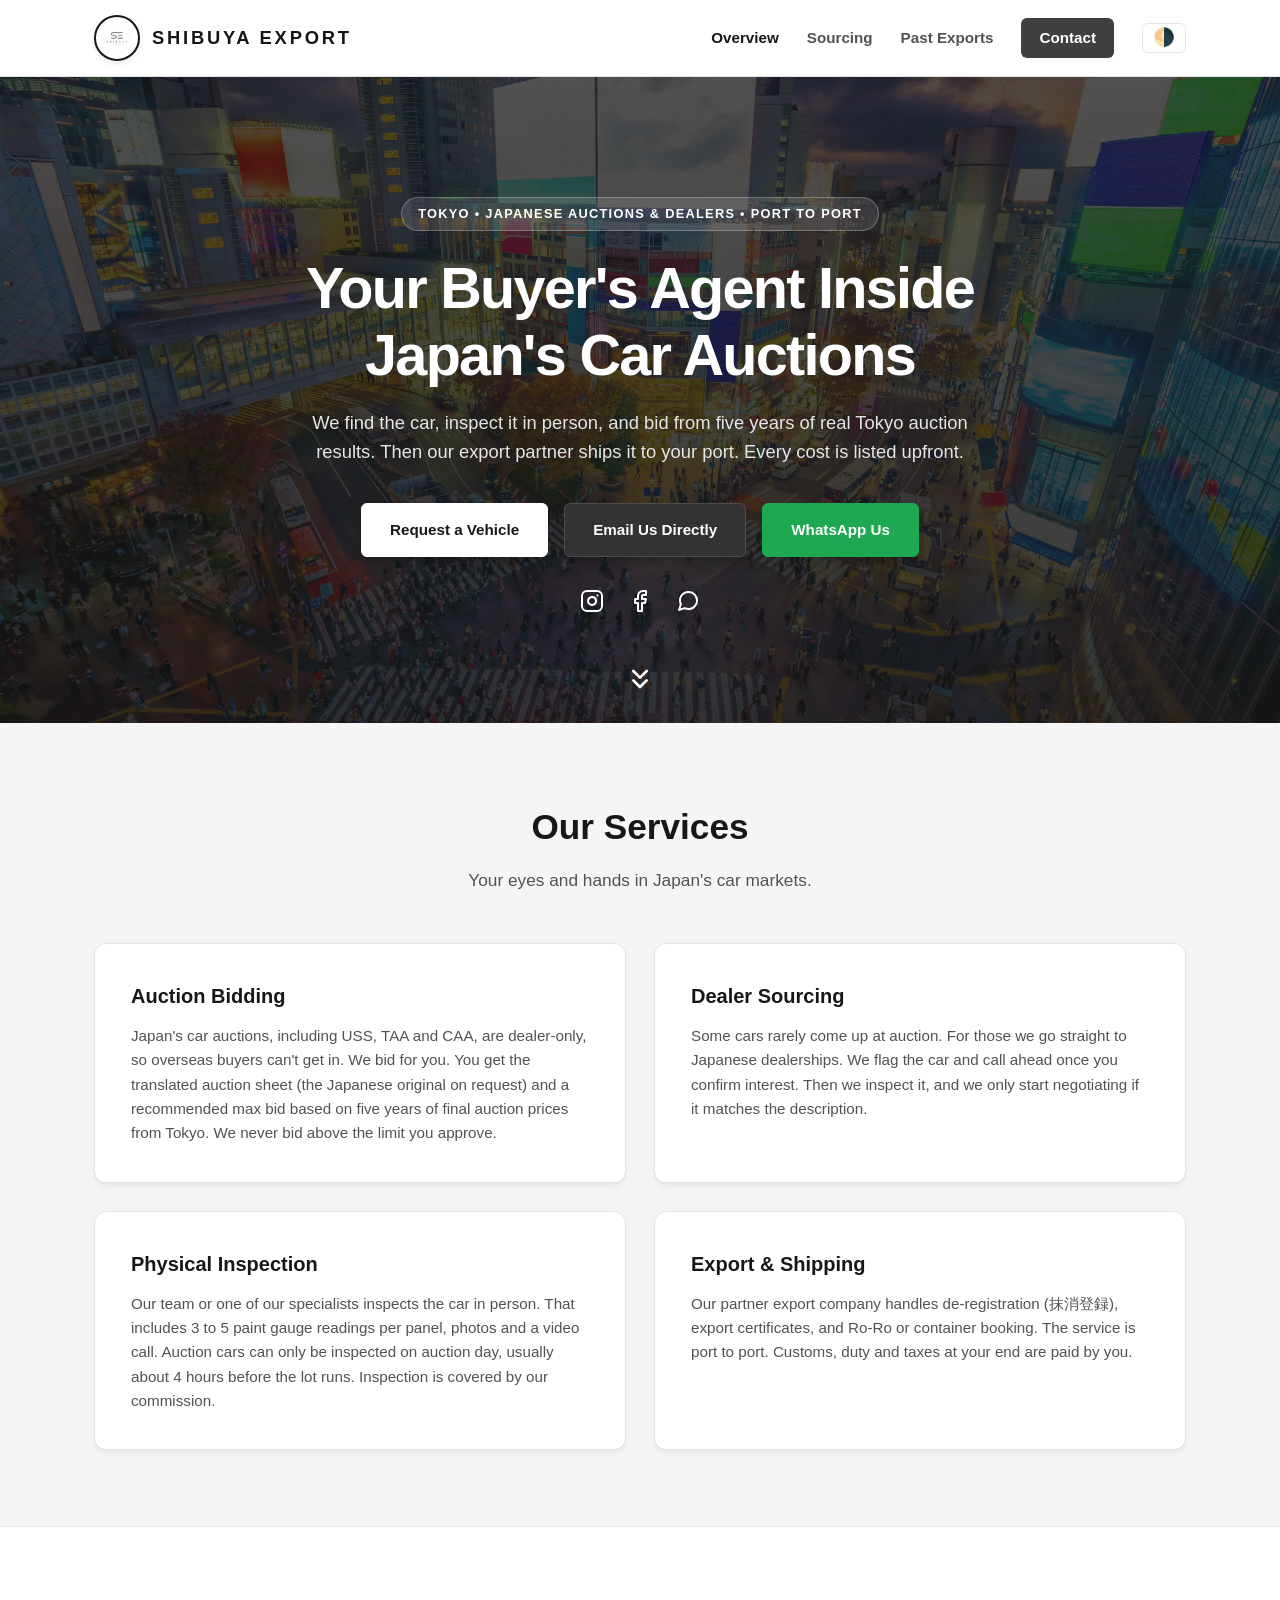
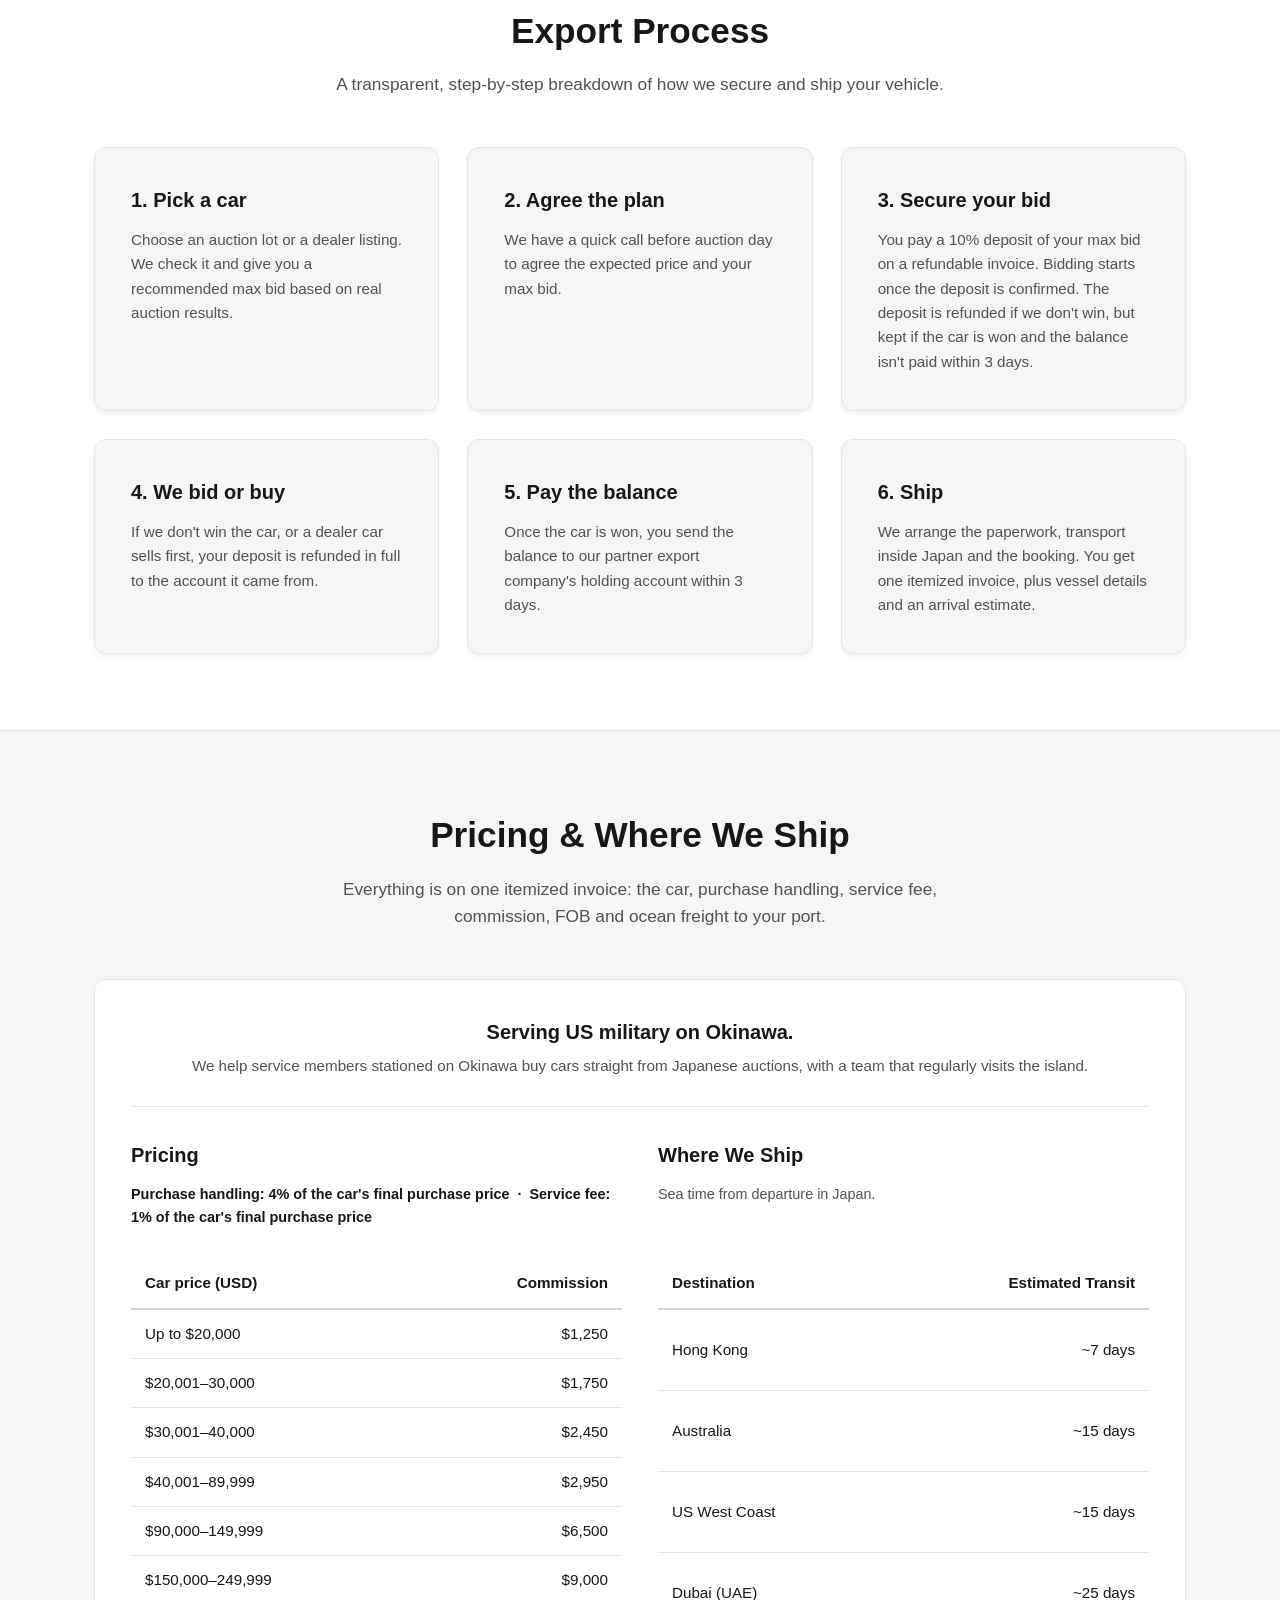
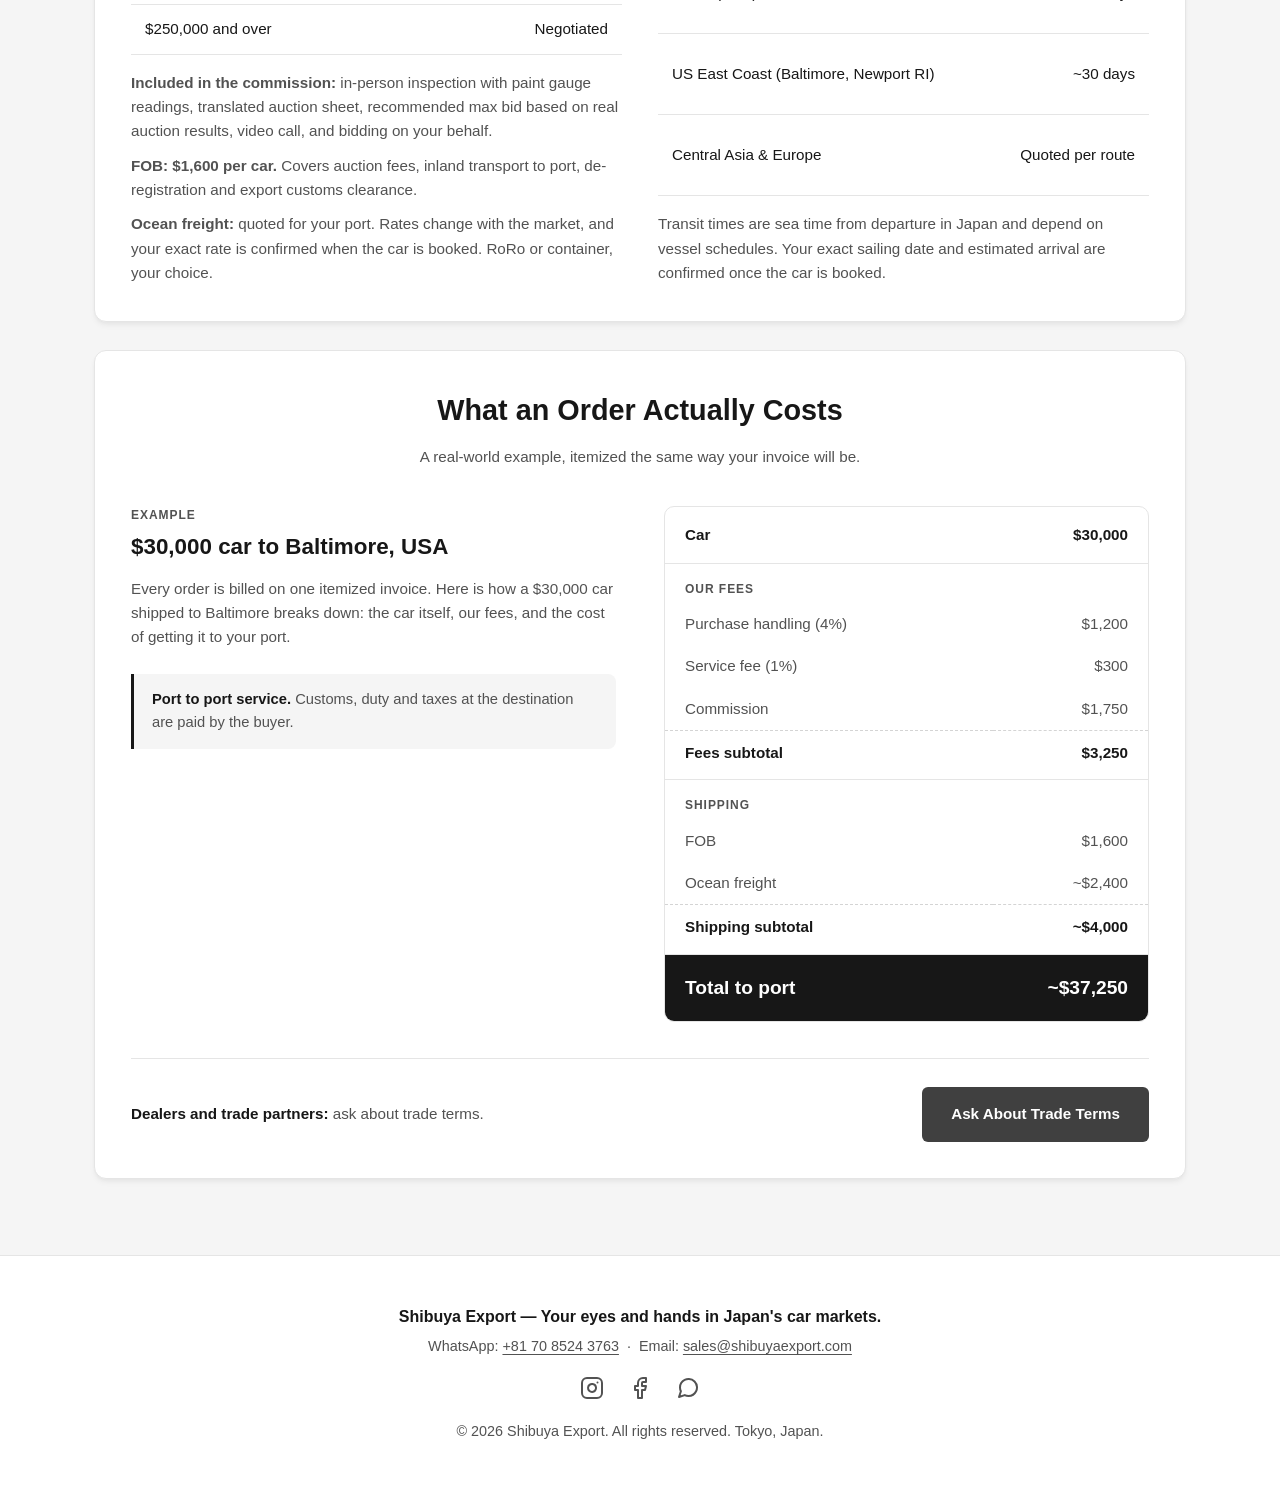
<file: index.html>
<!DOCTYPE html>
<html lang="en">
<head>
    <meta charset="UTF-8">
    <meta name="viewport" content="width=device-width, initial-scale=1.0">
    <title>Shibuya Export | Your Buyer's Agent Inside Japan's Car Auctions</title>
    <link rel="stylesheet" href="style.css">
</head>
<body>

<!-- Splash Screen -->
<div id="splash-screen">
    <img src="logo.png" alt="Shibuya Export Logo" class="splash-logo">
</div>

<header>
    <div class="container nav-wrap">
        <a href="index.html" class="brand">
            <img src="logo.png" alt="Shibuya Export Logo" class="brand-logo">
            Shibuya Export
        </a>
        <nav>
            <ul>
                <li><a href="index.html" class="active">Overview</a></li>
                <li><a href="sourcing.html">Sourcing</a></li>
                <li><a href="past-work.html">Past Exports</a></li>
                <li><a href="contact.html" class="btn-nav">Contact</a></li>
                <li>
                    <button id="theme-toggle" class="theme-btn" aria-label="Toggle Dark Mode">🌗</button>
                </li>
            </ul>
        </nav>
    </div>
</header>

<!-- Fix 1: Hero -->
<section class="hero">
    <div class="container">
        <span class="badge">Tokyo • Japanese Auctions &amp; Dealers • Port to Port</span>
        <h1>Your Buyer's Agent Inside<br>Japan's Car Auctions</h1>
        <p>We find the car, inspect it in person, and bid from five years of real Tokyo auction results. Then our export partner ships it to your port. Every cost is listed upfront.</p>

        <div class="hero-actions">
            <a href="sourcing.html" class="btn btn-primary">Request a Vehicle</a>
            <a href="mailto:sales@shibuyaexport.com" class="btn btn-secondary">Email Us Directly</a>
            <a href="https://wa.me/817085243763" target="_blank" rel="noopener" class="btn btn-secondary">WhatsApp Us</a>
        </div>

        <!-- Hero Social Icons -->
        <div class="social-links">
            <a href="https://www.instagram.com/shibuyaexport/" target="_blank" rel="noopener" aria-label="Instagram">
                <svg viewBox="0 0 24 24" fill="none" stroke="currentColor" stroke-width="2" stroke-linecap="round" stroke-linejoin="round">
                    <rect x="2" y="2" width="20" height="20" rx="5" ry="5"></rect>
                    <path d="M16 11.37A4 4 0 1 1 12.63 8 4 4 0 0 1 16 11.37z"></path>
                    <line x1="17.5" y1="6.5" x2="17.51" y2="6.5"></line>
                </svg>
            </a>
            <a href="https://www.facebook.com/profile.php?id=61593791369070" target="_blank" rel="noopener" aria-label="Facebook">
                <svg viewBox="0 0 24 24" fill="none" stroke="currentColor" stroke-width="2" stroke-linecap="round" stroke-linejoin="round">
                    <path d="M18 2h-3a5 5 0 0 0-5 5v3H7v4h3v8h4v-8h3l1-4h-4V7a1 1 0 0 1 1-1h3z"></path>
                </svg>
            </a>
            <a href="https://wa.me/817085243763" target="_blank" rel="noopener" aria-label="WhatsApp">
                <svg viewBox="0 0 24 24" fill="none" stroke="currentColor" stroke-width="2" stroke-linecap="round" stroke-linejoin="round">
                    <path d="M21 11.5a8.38 8.38 0 0 1-.9 3.8 8.5 8.5 0 0 1-7.6 4.7 8.38 8.38 0 0 1-3.8-.9L3 21l1.9-5.7a8.38 8.38 0 0 1-.9-3.8 8.5 8.5 0 0 1 4.7-7.6 8.38 8.38 0 0 1 3.8-.9h.5a8.48 8.48 0 0 1 8 8v.5z"></path>
                </svg>
            </a>
        </div>
    </div>

    <a href="#services" class="scroll-arrow" aria-label="Scroll to services">
        <svg viewBox="0 0 24 24" fill="none" stroke="currentColor" stroke-width="2" stroke-linecap="round" stroke-linejoin="round">
            <polyline points="7 13 12 18 17 13"></polyline>
            <polyline points="7 6 12 11 17 6"></polyline>
        </svg>
    </a>
</section>

<main id="main-content">

    <!-- Fix 2: Our Services -->
    <section id="services" class="section">
        <div class="container">
            <div class="section-head">
                <h2>Our Services</h2>
                <p>Your eyes and hands in Japan's car markets.</p>
            </div>

            <div class="grid-2">
                <div class="card">
                    <h3>Auction Bidding</h3>
                    <p>Japan's car auctions, including USS, TAA and CAA, are dealer-only, so overseas buyers can't get in. We bid for you. You get the translated auction sheet (the Japanese original on request) and a recommended max bid based on five years of final auction prices from Tokyo. We never bid above the limit you approve.</p>
                </div>
                <div class="card">
                    <h3>Dealer Sourcing</h3>
                    <p>Some cars rarely come up at auction. For those we go straight to Japanese dealerships. We flag the car and call ahead once you confirm interest. Then we inspect it, and we only start negotiating if it matches the description.</p>
                </div>
                <div class="card">
                    <h3>Physical Inspection</h3>
                    <p>Our team or one of our specialists inspects the car in person. That includes 3 to 5 paint gauge readings per panel, photos and a video call. Auction cars can only be inspected on auction day, usually about 4 hours before the lot runs. Inspection is covered by our commission.</p>
                </div>
                <div class="card">
                    <h3>Export &amp; Shipping</h3>
                    <p>Our partner export company handles de-registration (抹消登録), export certificates, and Ro-Ro or container booking. The service is port to port. Customs, duty and taxes at your end are paid by you.</p>
                </div>
            </div>
        </div>
    </section>

    <!-- Fix 3: Export Process -->
    <section id="process" class="section section-alt">
        <div class="container">
            <div class="section-head">
                <h2>Export Process</h2>
                <p>A transparent, step-by-step breakdown of how we secure and ship your vehicle.</p>
            </div>

            <div class="grid-3">
                <div class="card">
                    <h3>1. Pick a car</h3>
                    <p>Choose an auction lot or a dealer listing. We check it and give you a recommended max bid based on real auction results.</p>
                </div>
                <div class="card">
                    <h3>2. Agree the plan</h3>
                    <p>We have a quick call before auction day to agree the expected price and your max bid.</p>
                </div>
                <div class="card">
                    <h3>3. Secure your bid</h3>
                    <p>You pay a 10% deposit of your max bid on a refundable invoice. Bidding starts once the deposit is confirmed. The deposit is refunded if we don't win, but kept if the car is won and the balance isn't paid within 3 days.</p>
                </div>
                <div class="card">
                    <h3>4. We bid or buy</h3>
                    <p>If we don't win the car, or a dealer car sells first, your deposit is refunded in full to the account it came from.</p>
                </div>
                <div class="card">
                    <h3>5. Pay the balance</h3>
                    <p>Once the car is won, you send the balance to our partner export company's holding account within 3 days.</p>
                </div>
                <div class="card">
                    <h3>6. Ship</h3>
                    <p>We arrange the paperwork, transport inside Japan and the booking. You get one itemized invoice, plus vessel details and an arrival estimate.</p>
                </div>
            </div>
        </div>
    </section>

    <!-- Fix 4, 5 & 6: Combined Pricing & Where We Ship Section -->
    <section id="pricing" class="section">
        <div class="container">
            <div class="section-head">
                <h2>Pricing &amp; Where We Ship</h2>
                <p>Everything is on one itemized invoice: the car, purchase handling, service fee, commission, FOB and ocean freight to your port.</p>
            </div>

            <div class="card">
                <!-- Row 1: Okinawa Banner (Full Width Top) -->
                <div style="padding-bottom: 28px; margin-bottom: 32px; border-bottom: 1px solid var(--border-color); text-align: center;">
                    <h3 style="margin-bottom: 6px;">Serving US military on Okinawa.</h3>
                    <p>We help service members stationed on Okinawa buy cars straight from Japanese auctions, with a team that regularly visits the island.</p>
                </div>

                <!-- Row 2: Pricing (Left) & Ship Times (Right) -->
                <div class="pricing-split-grid">
                    
                    <!-- Left Column: Pricing Table & Commission Notes -->
                    <div class="equal-col">
                        <div>
                            <h3>Pricing</h3>
                            <p style="color: var(--text-primary); font-weight: 600; margin-bottom: 12px; font-size: 0.9rem;">
                                Purchase handling: 4% of the car's final purchase price &nbsp;&middot;&nbsp; Service fee: 1% of the car's final purchase price
                            </p>

                            <table class="data-table">
                                <thead>
                                    <tr>
                                        <th>Car price (USD)</th>
                                        <th class="right">Commission</th>
                                    </tr>
                                </thead>
                                <tbody>
                                    <tr><td>Up to $20,000</td><td class="right">$1,250</td></tr>
                                    <tr><td>$20,001–30,000</td><td class="right">$1,750</td></tr>
                                    <tr><td>$30,001–40,000</td><td class="right">$2,450</td></tr>
                                    <tr><td>$40,001–89,999</td><td class="right">$2,950</td></tr>
                                    <tr><td>$90,000–149,999</td><td class="right">$6,500</td></tr>
                                    <tr><td>$150,000–249,999</td><td class="right">$9,000</td></tr>
                                    <tr><td>$250,000 and over</td><td class="right">Negotiated</td></tr>
                                </tbody>
                            </table>
                        </div>

                        <div style="margin-top: auto; padding-top: 16px;">
                            <p style="margin-bottom: 10px;"><strong>Included in the commission:</strong> in-person inspection with paint gauge readings, translated auction sheet, recommended max bid based on real auction results, video call, and bidding on your behalf.</p>
                            <p style="margin-bottom: 10px;"><strong>FOB: $1,600 per car.</strong> Covers auction fees, inland transport to port, de-registration and export customs clearance.</p>
                            <p><strong>Ocean freight:</strong> quoted for your port. Rates change with the market, and your exact rate is confirmed when the car is booked. RoRo or container, your choice.</p>
                        </div>
                    </div>

                    <!-- Right Column: Ship Times Table -->
                    <div class="equal-col">
                        <div>
                            <h3>Where We Ship</h3>
                            <p style="margin-bottom: 12px; font-size: 0.9rem;">
                                Sea time from departure in Japan.
                            </p>

                            <table class="data-table">
                                <thead>
                                    <tr>
                                        <th>Destination</th>
                                        <th class="right">Estimated Transit</th>
                                    </tr>
                                </thead>
                                <tbody>
                                    <tr><td>Hong Kong</td><td class="right">~7 days</td></tr>
                                    <tr><td>Australia</td><td class="right">~15 days</td></tr>
                                    <tr><td>US West Coast</td><td class="right">~15 days</td></tr>
                                    <tr><td>Dubai (UAE)</td><td class="right">~25 days</td></tr>
                                    <tr><td>US East Coast (Baltimore, Newport RI)</td><td class="right">~30 days</td></tr>
                                    <tr><td>Central Asia &amp; Europe</td><td class="right">Quoted per route</td></tr>
                                </tbody>
                            </table>
                        </div>

                        <div style="margin-top: auto; padding-top: 16px;">
                            <p>Transit times are sea time from departure in Japan and depend on vessel schedules. Your exact sailing date and estimated arrival are confirmed once the car is booked.</p>
                        </div>
                    </div>

                </div>
            </div>

            <!-- Example Breakdown: Cleaned without percentages -->
            <div class="card example-card">
                <div class="section-head example-head">
                    <h2>What an Order Actually Costs</h2>
                    <p>A real-world example, itemized the same way your invoice will be.</p>
                </div>

                <div class="example-grid">

                    <!-- Left: Clean description and callout only -->
                    <div class="example-intro">
                        <span class="work-tag">Example</span>
                        <h3>$30,000 car to Baltimore, USA</h3>
                        <p style="margin-bottom: 24px;">Every order is billed on one itemized invoice. Here is how a $30,000 car shipped to Baltimore breaks down: the car itself, our fees, and the cost of getting it to your port.</p>

                        <div class="callout">
                            <strong>Port to port service.</strong> Customs, duty and taxes at the destination are paid by the buyer.
                        </div>
                    </div>

                    <!-- Right: invoice -->
                    <div class="invoice">
                        <table class="invoice-table">
                            <tbody>
                                <tr class="group-row"><td>Car</td><td class="right">$30,000</td></tr>

                                <tr class="group-head"><td colspan="2">Our fees</td></tr>
                                <tr class="line"><td>Purchase handling (4%)</td><td class="right">$1,200</td></tr>
                                <tr class="line"><td>Service fee (1%)</td><td class="right">$300</td></tr>
                                <tr class="line"><td>Commission</td><td class="right">$1,750</td></tr>
                                <tr class="subtotal"><td>Fees subtotal</td><td class="right">$3,250</td></tr>

                                <tr class="group-head"><td colspan="2">Shipping</td></tr>
                                <tr class="line"><td>FOB</td><td class="right">$1,600</td></tr>
                                <tr class="line"><td>Ocean freight</td><td class="right">~$2,400</td></tr>
                                <tr class="subtotal"><td>Shipping subtotal</td><td class="right">~$4,000</td></tr>
                            </tbody>
                        </table>
                        <div class="invoice-total">
                            <span>Total to port</span>
                            <span>~$37,250</span>
                        </div>
                    </div>

                </div>

                <div class="example-footer">
                    <p><strong>Dealers and trade partners:</strong> ask about trade terms.</p>
                    <a href="contact.html" class="btn btn-primary">Ask About Trade Terms</a>
                </div>
            </div>
        </div>
    </section>

</main>

<!-- Fix 12: Footer -->
<footer>
    <div class="container">
        <p class="footer-brand">Shibuya Export — Your eyes and hands in Japan's car markets.</p>
        <p class="footer-links">
            WhatsApp: <a href="https://wa.me/817085243763" target="_blank" rel="noopener">+81 70 8524 3763</a> &nbsp;&middot;&nbsp;
            Email: <a href="mailto:sales@shibuyaexport.com">sales@shibuyaexport.com</a>
        </p>

        <div class="social-links">
            <a href="https://www.instagram.com/shibuyaexport/" target="_blank" rel="noopener" aria-label="Instagram">
                <svg viewBox="0 0 24 24" fill="none" stroke="currentColor" stroke-width="2" stroke-linecap="round" stroke-linejoin="round">
                    <rect x="2" y="2" width="20" height="20" rx="5" ry="5"></rect>
                    <path d="M16 11.37A4 4 0 1 1 12.63 8 4 4 0 0 1 16 11.37z"></path>
                    <line x1="17.5" y1="6.5" x2="17.51" y2="6.5"></line>
                </svg>
            </a>
            <a href="https://www.facebook.com/profile.php?id=61593791369070" target="_blank" rel="noopener" aria-label="Facebook">
                <svg viewBox="0 0 24 24" fill="none" stroke="currentColor" stroke-width="2" stroke-linecap="round" stroke-linejoin="round">
                    <path d="M18 2h-3a5 5 0 0 0-5 5v3H7v4h3v8h4v-8h3l1-4h-4V7a1 1 0 0 1 1-1h3z"></path>
                </svg>
            </a>
            <a href="https://wa.me/817085243763" target="_blank" rel="noopener" aria-label="WhatsApp">
                <svg viewBox="0 0 24 24" fill="none" stroke="currentColor" stroke-width="2" stroke-linecap="round" stroke-linejoin="round">
                    <path d="M21 11.5a8.38 8.38 0 0 1-.9 3.8 8.5 8.5 0 0 1-7.6 4.7 8.38 8.38 0 0 1-3.8-.9L3 21l1.9-5.7a8.38 8.38 0 0 1-.9-3.8 8.5 8.5 0 0 1 4.7-7.6 8.38 8.38 0 0 1 3.8-.9h.5a8.48 8.48 0 0 1 8 8v.5z"></path>
                </svg>
            </a>
        </div>

        <p>&copy; 2026 Shibuya Export. All rights reserved. Tokyo, Japan.</p>
    </div>
</footer>

<script>
    window.addEventListener('load', () => {
        const splash = document.getElementById('splash-screen');
        if (!sessionStorage.getItem('splashSeen')) {
            setTimeout(() => {
                splash.classList.add('splash-fade');
                sessionStorage.setItem('splashSeen', 'true');
                setTimeout(() => { splash.remove(); }, 800);
            }, 1500);
        } else {
            splash.style.display = 'none';
        }
    });

    const toggleBtn = document.getElementById('theme-toggle');
    const body = document.body;
    if (localStorage.getItem('theme') === 'dark') {
        body.classList.add('dark-mode');
    }
    toggleBtn.addEventListener('click', () => {
        body.classList.toggle('dark-mode');
        localStorage.setItem('theme', body.classList.contains('dark-mode') ? 'dark' : 'light');
    });
</script>

</body>
</html>
</file>
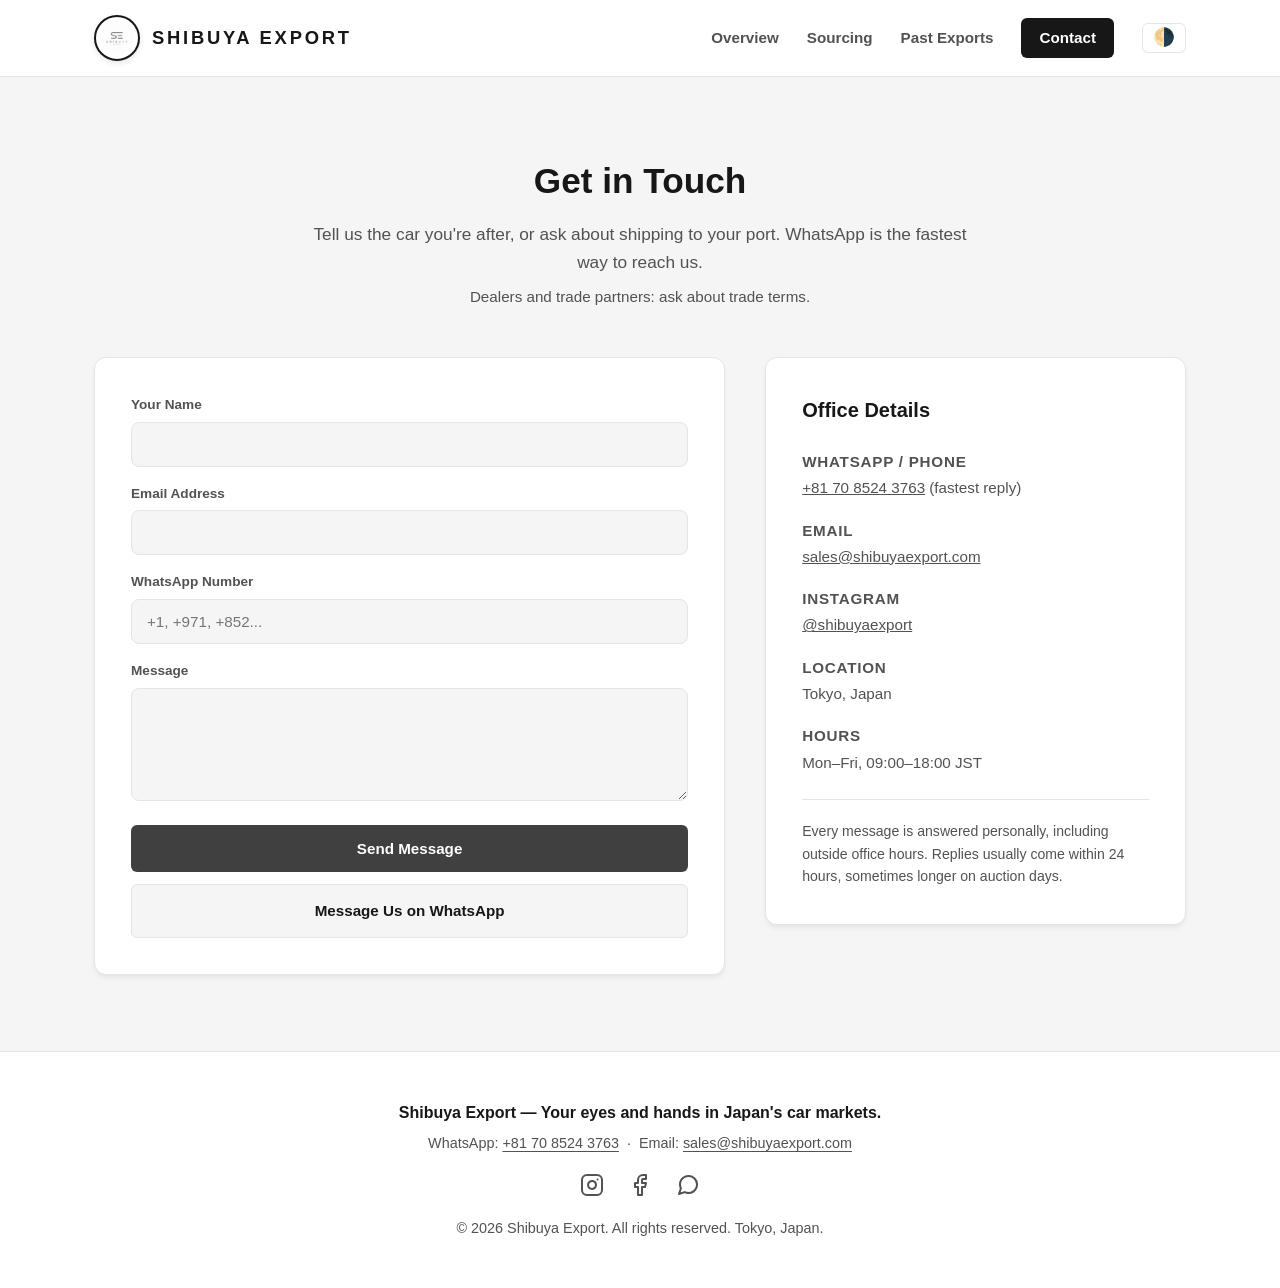
<file: contact.html>
<!DOCTYPE html>
<html lang="en">
<head>
    <meta charset="UTF-8">
    <meta name="viewport" content="width=device-width, initial-scale=1.0">
    <title>Contact | Shibuya Export</title>
    <link rel="stylesheet" href="style.css">
</head>
<body>

<header>
    <div class="container nav-wrap">
        <a href="index.html" class="brand">
            <img src="logo.png" alt="Shibuya Export Logo" class="brand-logo">
            Shibuya Export
        </a>
        <nav>
            <ul>
                <li><a href="index.html">Overview</a></li>
                <li><a href="sourcing.html">Sourcing</a></li>
                <li><a href="past-work.html">Past Exports</a></li>
                <li><a href="contact.html" class="btn-nav active">Contact</a></li>
                <li>
                    <button id="theme-toggle" class="theme-btn" aria-label="Toggle Dark Mode">🌗</button>
                </li>
            </ul>
        </nav>
    </div>
</header>

<section class="section">
    <div class="container">
        <!-- Fix 11: Intro -->
        <div class="section-head">
            <h2>Get in Touch</h2>
            <p>Tell us the car you're after, or ask about shipping to your port. WhatsApp is the fastest way to reach us.</p>
            <p style="font-size: 0.95rem; margin-top: 8px;">Dealers and trade partners: ask about trade terms.</p>
        </div>

        <div class="contact-grid">
            <!-- Fix 11: Contact Form -->
            <div class="card">
                <form action="mailto:sales@shibuyaexport.com" method="POST" enctype="text/plain">
                    <div class="form-group full">
                        <label>Your Name</label>
                        <input type="text" name="Name" required>
                    </div>
                    <div class="form-group full">
                        <label>Email Address</label>
                        <input type="email" name="Email" required>
                    </div>
                    <div class="form-group full">
                        <label>WhatsApp Number</label>
                        <input type="text" name="WhatsApp Number" placeholder="+1, +971, +852..." required>
                    </div>
                    <div class="form-group full">
                        <label>Message</label>
                        <textarea name="Message" rows="5" required></textarea>
                    </div>
                    <button type="submit" class="btn btn-primary" style="width: 100%; margin-top: 8px;">Send Message</button>
                    <a href="https://wa.me/817085243763" target="_blank" rel="noopener" class="btn btn-secondary" style="width: 100%; margin-top: 12px;">Message Us on WhatsApp</a>
                </form>
            </div>

            <!-- Fix 10: Office Details -->
            <div class="card">
                <h3 style="margin-bottom: 24px;">Office Details</h3>

                <div class="info-list">
                    <div>
                        <p class="info-label">WhatsApp / Phone</p>
                        <p class="info-val"><a href="https://wa.me/817085243763" target="_blank" rel="noopener" style="text-decoration: underline;">+81 70 8524 3763</a> (fastest reply)</p>
                    </div>
                    <div>
                        <p class="info-label">Email</p>
                        <p class="info-val"><a href="mailto:sales@shibuyaexport.com" style="text-decoration: underline;">sales@shibuyaexport.com</a></p>
                    </div>
                    <div>
                        <p class="info-label">Instagram</p>
                        <p class="info-val"><a href="https://www.instagram.com/shibuyaexport/" target="_blank" rel="noopener" style="text-decoration: underline;">@shibuyaexport</a></p>
                    </div>
                    <div>
                        <p class="info-label">Location</p>
                        <p class="info-val">Tokyo, Japan</p>
                    </div>
                    <div>
                        <p class="info-label">Hours</p>
                        <p class="info-val">Mon–Fri, 09:00–18:00 JST</p>
                    </div>
                </div>

                <p style="font-size: 0.88rem; color: var(--text-secondary); margin-top: 24px; padding-top: 20px; border-top: 1px solid var(--border-color);">
                    Every message is answered personally, including outside office hours. Replies usually come within 24 hours, sometimes longer on auction days.
                </p>
            </div>
        </div>
    </div>
</section>

<!-- Fix 12: Footer -->
<footer>
    <div class="container">
        <p class="footer-brand">Shibuya Export — Your eyes and hands in Japan's car markets.</p>
        <p class="footer-links">
            WhatsApp: <a href="https://wa.me/817085243763" target="_blank" rel="noopener">+81 70 8524 3763</a> &nbsp;&middot;&nbsp;
            Email: <a href="mailto:sales@shibuyaexport.com">sales@shibuyaexport.com</a>
        </p>

        <div class="social-links">
            <a href="https://www.instagram.com/shibuyaexport/" target="_blank" rel="noopener" aria-label="Instagram">
                <svg viewBox="0 0 24 24" fill="none" stroke="currentColor" stroke-width="2" stroke-linecap="round" stroke-linejoin="round">
                    <rect x="2" y="2" width="20" height="20" rx="5" ry="5"></rect>
                    <path d="M16 11.37A4 4 0 1 1 12.63 8 4 4 0 0 1 16 11.37z"></path>
                    <line x1="17.5" y1="6.5" x2="17.51" y2="6.5"></line>
                </svg>
            </a>
            <a href="https://www.facebook.com/profile.php?id=61593791369070" target="_blank" rel="noopener" aria-label="Facebook">
                <svg viewBox="0 0 24 24" fill="none" stroke="currentColor" stroke-width="2" stroke-linecap="round" stroke-linejoin="round">
                    <path d="M18 2h-3a5 5 0 0 0-5 5v3H7v4h3v8h4v-8h3l1-4h-4V7a1 1 0 0 1 1-1h3z"></path>
                </svg>
            </a>
            <a href="https://wa.me/817085243763" target="_blank" rel="noopener" aria-label="WhatsApp">
                <svg viewBox="0 0 24 24" fill="none" stroke="currentColor" stroke-width="2" stroke-linecap="round" stroke-linejoin="round">
                    <path d="M21 11.5a8.38 8.38 0 0 1-.9 3.8 8.5 8.5 0 0 1-7.6 4.7 8.38 8.38 0 0 1-3.8-.9L3 21l1.9-5.7a8.38 8.38 0 0 1-.9-3.8 8.5 8.5 0 0 1 4.7-7.6 8.38 8.38 0 0 1 3.8-.9h.5a8.48 8.48 0 0 1 8 8v.5z"></path>
                </svg>
            </a>
        </div>

        <p>&copy; 2026 Shibuya Export. All rights reserved. Tokyo, Japan.</p>
    </div>
</footer>

<script>
    const toggleBtn = document.getElementById('theme-toggle');
    const body = document.body;
    if (localStorage.getItem('theme') === 'dark') {
        body.classList.add('dark-mode');
    }
    toggleBtn.addEventListener('click', () => {
        body.classList.toggle('dark-mode');
        localStorage.setItem('theme', body.classList.contains('dark-mode') ? 'dark' : 'light');
    });
</script>

</body>
</html>
</file>
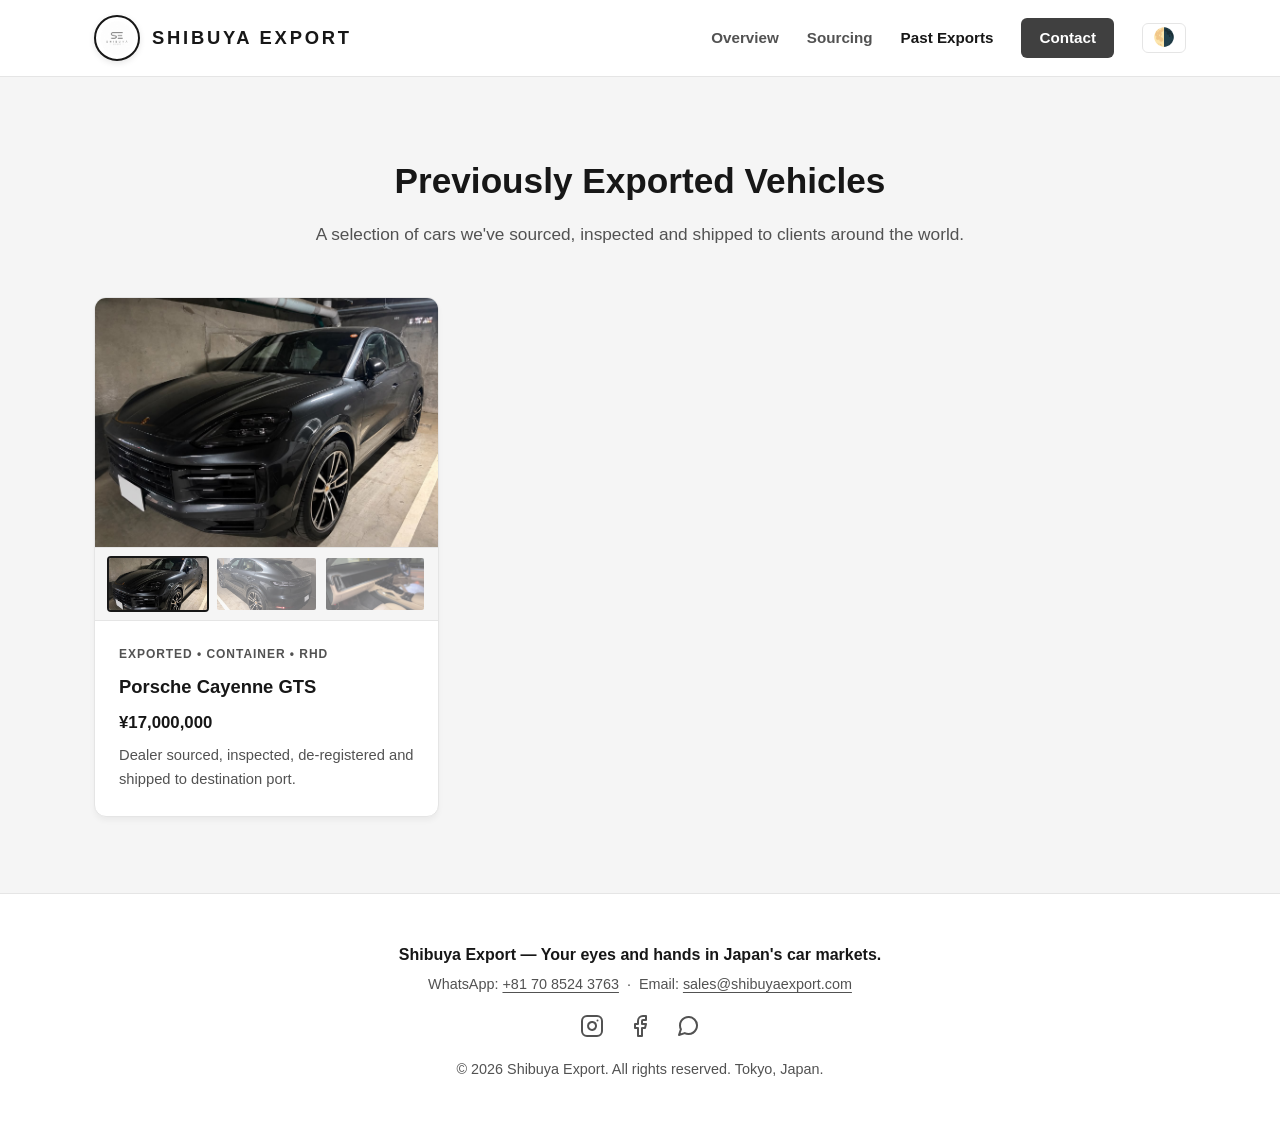
<file: past-work.html>
<!DOCTYPE html>
<html lang="en">
<head>
    <meta charset="UTF-8">
    <meta name="viewport" content="width=device-width, initial-scale=1.0">
    <title>Past Exports | Shibuya Export</title>
    <link rel="stylesheet" href="style.css">
    <style>
        /* Thumbnail gallery strip for multi-photo export cards */
        .thumb-strip {
            display: grid;
            grid-template-columns: repeat(3, 1fr);
            gap: 6px;
            padding: 8px 12px;
            background-color: var(--bg-input);
            border-bottom: 1px solid var(--border-color);
        }
        .thumb-strip img {
            width: 100%;
            height: 56px;
            object-fit: cover;
            border-radius: 4px;
            cursor: pointer;
            opacity: 0.55;
            transition: opacity 0.2s, border-color 0.2s;
            border: 2px solid transparent;
        }
        .thumb-strip img:hover,
        .thumb-strip img.active-thumb {
            opacity: 1;
            border-color: var(--text-primary);
        }
    </style>
</head>
<body>

<header>
    <div class="container nav-wrap">
        <a href="index.html" class="brand">
            <img src="logo.png" alt="Shibuya Export Logo" class="brand-logo">
            Shibuya Export
        </a>
        <nav>
            <ul>
                <li><a href="index.html">Overview</a></li>
                <li><a href="sourcing.html">Sourcing</a></li>
                <li><a href="past-work.html" class="active">Past Exports</a></li>
                <li><a href="contact.html" class="btn-nav">Contact</a></li>
                <li>
                    <button id="theme-toggle" class="theme-btn" aria-label="Toggle Dark Mode">🌗</button>
                </li>
            </ul>
        </nav>
    </div>
</header>

<section class="section">
    <div class="container">
        <!-- Fix 9: Header & Copy -->
        <div class="section-head">
            <h2>Previously Exported Vehicles</h2>
            <p>A selection of cars we've sourced, inspected and shipped to clients around the world.</p>
        </div>

        <div class="grid-3">
            <!-- Tester Car: Porsche Cayenne GTS -->
            <div class="work-card">
                <img src="porsche_suv_3.jpeg" alt="Porsche Cayenne GTS" class="work-img" style="height: 250px;">
                
                <!-- 3-Photo Switcher -->
                <div class="thumb-strip">
                    <img src="porsche_suv_3.jpeg" alt="Front Quarter" class="active-thumb" onclick="swapPhoto(this)">
                    <img src="porsche_suv_1.jpeg" alt="Rear Quarter" onclick="swapPhoto(this)">
                    <img src="porsche_suv_2.jpeg" alt="Interior RHD" onclick="swapPhoto(this)">
                </div>

                <div class="work-content">
                    <span class="work-tag">Exported • Container • RHD</span>
                    <h3>Porsche Cayenne GTS</h3>
                    <p class="work-price">¥17,000,000</p>
                    <p class="work-desc" style="margin-bottom: 0;">Dealer sourced, inspected, de-registered and shipped to destination port.</p>
                </div>
            </div>
        </div>
    </div>
</section>

<!-- Fix 12: Footer -->
<footer>
    <div class="container">
        <p class="footer-brand">Shibuya Export — Your eyes and hands in Japan's car markets.</p>
        <p class="footer-links">
            WhatsApp: <a href="https://wa.me/817085243763" target="_blank" rel="noopener">+81 70 8524 3763</a> &nbsp;&middot;&nbsp;
            Email: <a href="mailto:sales@shibuyaexport.com">sales@shibuyaexport.com</a>
        </p>

        <div class="social-links">
            <a href="https://www.instagram.com/shibuyaexport/" target="_blank" rel="noopener" aria-label="Instagram">
                <svg viewBox="0 0 24 24" fill="none" stroke="currentColor" stroke-width="2" stroke-linecap="round" stroke-linejoin="round">
                    <rect x="2" y="2" width="20" height="20" rx="5" ry="5"></rect>
                    <path d="M16 11.37A4 4 0 1 1 12.63 8 4 4 0 0 1 16 11.37z"></path>
                    <line x1="17.5" y1="6.5" x2="17.51" y2="6.5"></line>
                </svg>
            </a>
            <a href="https://www.facebook.com/profile.php?id=61593791369070" target="_blank" rel="noopener" aria-label="Facebook">
                <svg viewBox="0 0 24 24" fill="none" stroke="currentColor" stroke-width="2" stroke-linecap="round" stroke-linejoin="round">
                    <path d="M18 2h-3a5 5 0 0 0-5 5v3H7v4h3v8h4v-8h3l1-4h-4V7a1 1 0 0 1 1-1h3z"></path>
                </svg>
            </a>
            <a href="https://wa.me/817085243763" target="_blank" rel="noopener" aria-label="WhatsApp">
                <svg viewBox="0 0 24 24" fill="none" stroke="currentColor" stroke-width="2" stroke-linecap="round" stroke-linejoin="round">
                    <path d="M21 11.5a8.38 8.38 0 0 1-.9 3.8 8.5 8.5 0 0 1-7.6 4.7 8.38 8.38 0 0 1-3.8-.9L3 21l1.9-5.7a8.38 8.38 0 0 1-.9-3.8 8.5 8.5 0 0 1 4.7-7.6 8.38 8.38 0 0 1 3.8-.9h.5a8.48 8.48 0 0 1 8 8v.5z"></path>
                </svg>
            </a>
        </div>

        <p>&copy; 2026 Shibuya Export. All rights reserved. Tokyo, Japan.</p>
    </div>
</footer>

<script>
    // Swaps the big photo when a thumbnail is clicked. Works for any card, no IDs needed.
    function swapPhoto(thumbEl) {
        const card = thumbEl.closest('.work-card');
        card.querySelector('.work-img').src = thumbEl.src;
        thumbEl.parentElement.querySelectorAll('img').forEach(img => img.classList.remove('active-thumb'));
        thumbEl.classList.add('active-thumb');
    }

    const toggleBtn = document.getElementById('theme-toggle');
    const body = document.body;
    if (localStorage.getItem('theme') === 'dark') {
        body.classList.add('dark-mode');
    }
    toggleBtn.addEventListener('click', () => {
        body.classList.toggle('dark-mode');
        localStorage.setItem('theme', body.classList.contains('dark-mode') ? 'dark' : 'light');
    });
</script>

</body>
</html>
</file>
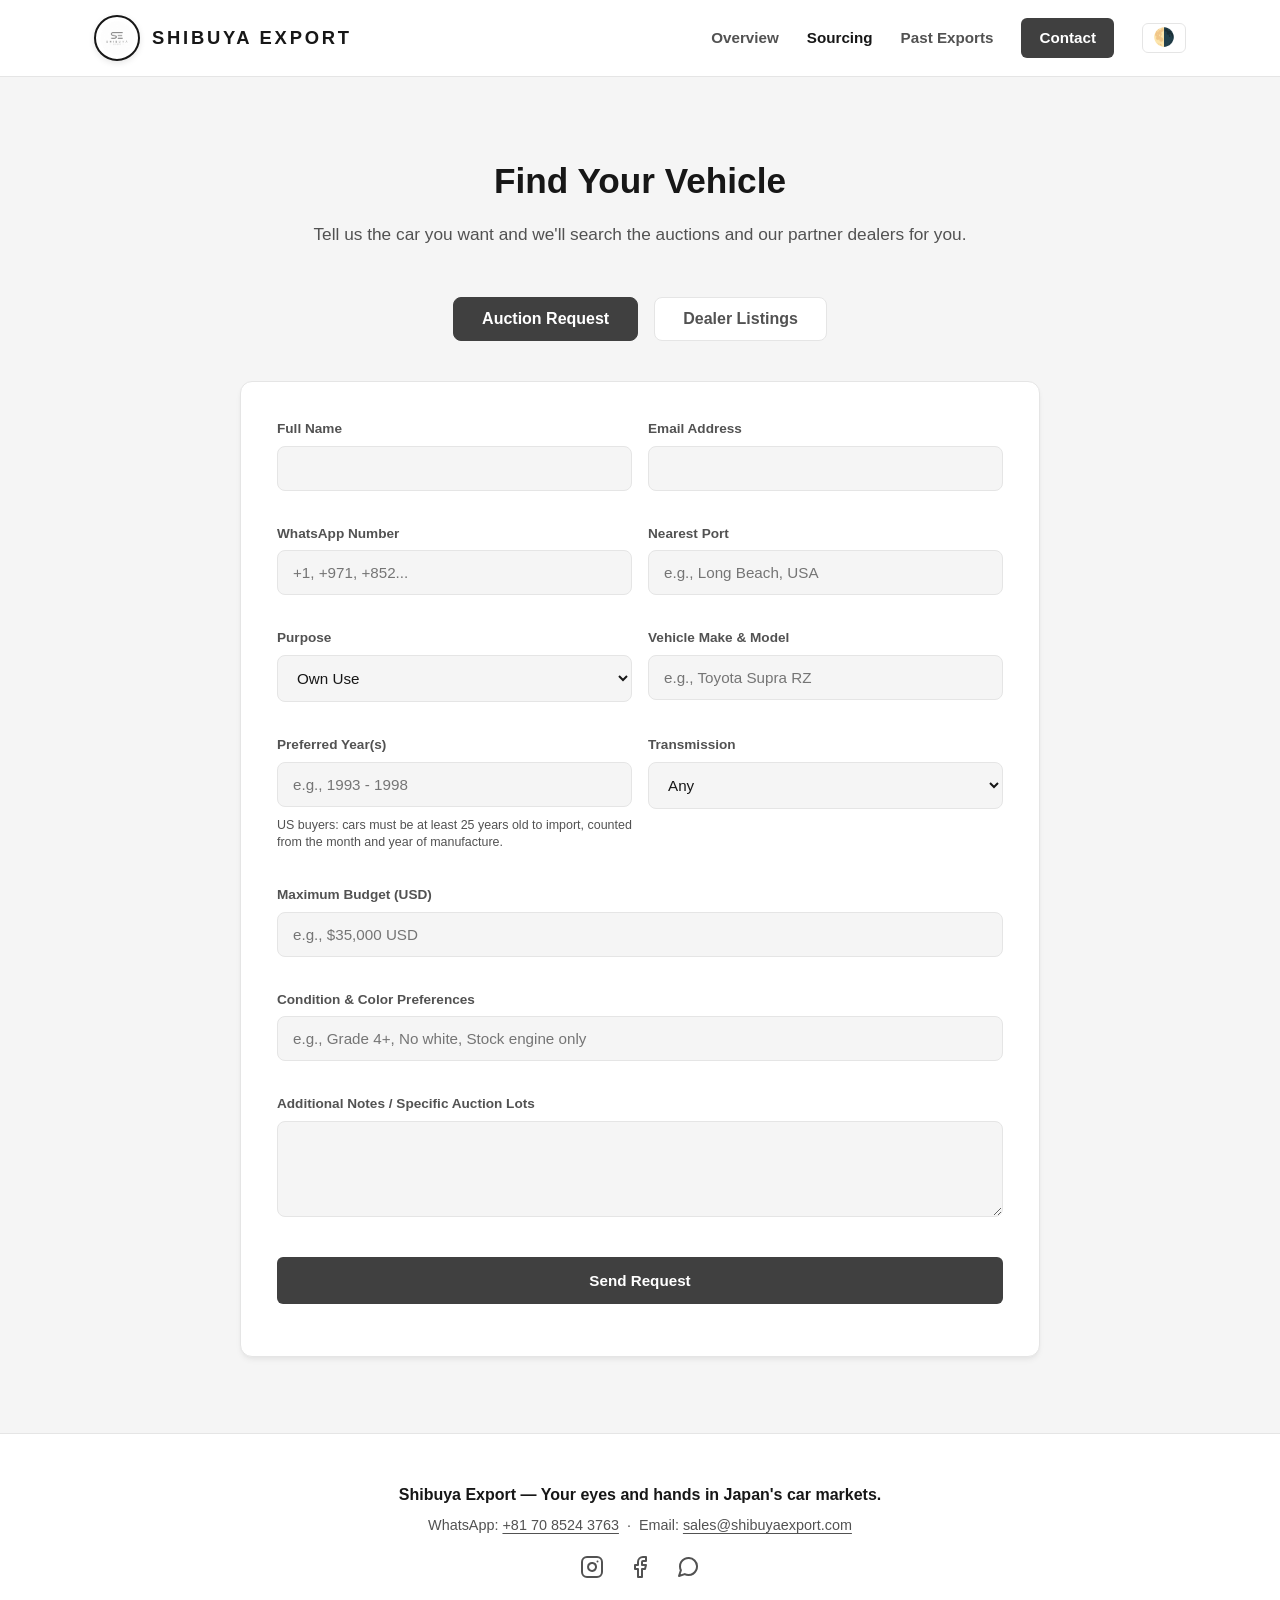
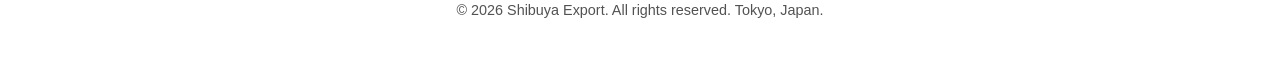
<file: sourcing.html>
<!DOCTYPE html>
<html lang="en">
<head>
    <meta charset="UTF-8">
    <meta name="viewport" content="width=device-width, initial-scale=1.0">
    <title>Vehicle Sourcing | Shibuya Export</title>
    <link rel="stylesheet" href="style.css">
</head>
<body>

<header>
    <div class="container nav-wrap">
        <a href="index.html" class="brand">
            <img src="logo.png" alt="Shibuya Export Logo" class="brand-logo">
            Shibuya Export
        </a>
        <nav>
            <ul>
                <li><a href="index.html">Overview</a></li>
                <li><a href="sourcing.html" class="active">Sourcing</a></li>
                <li><a href="past-work.html">Past Exports</a></li>
                <li><a href="contact.html" class="btn-nav">Contact</a></li>
                <li>
                    <button id="theme-toggle" class="theme-btn" aria-label="Toggle Dark Mode">🌗</button>
                </li>
            </ul>
        </nav>
    </div>
</header>

<section class="section">
    <div class="container">
        <!-- Fix 8: Intro -->
        <div class="section-head">
            <h2>Find Your Vehicle</h2>
            <p>Tell us the car you want and we'll search the auctions and our partner dealers for you.</p>
        </div>

        <!-- Tab Navigation -->
        <div class="tab-nav">
            <button class="tab-btn active" onclick="switchTab('auction', this)">Auction Request</button>
            <button class="tab-btn" onclick="switchTab('dealer', this)">Dealer Listings</button>
        </div>

        <!-- Fix 8: Request Form -->
        <div id="auction" class="tab-content active">
            <div class="card" style="max-width: 800px; margin: 0 auto;">
                <form action="mailto:sales@shibuyaexport.com" method="POST" enctype="text/plain">
                    <div class="form-grid">

                        <div class="form-group">
                            <label>Full Name</label>
                            <input type="text" name="Full Name" required>
                        </div>
                        <div class="form-group">
                            <label>Email Address</label>
                            <input type="email" name="Email Address" required>
                        </div>
                        <div class="form-group">
                            <label>WhatsApp Number</label>
                            <input type="text" name="WhatsApp Number" placeholder="+1, +971, +852..." required>
                        </div>
                        <div class="form-group">
                            <label>Nearest Port</label>
                            <input type="text" name="Nearest Port" placeholder="e.g., Long Beach, USA" required>
                        </div>

                        <div class="form-group">
                            <label>Purpose</label>
                            <select name="Purpose">
                                <option value="Own Use">Own Use</option>
                                <option value="Resale or Trade">Resale or Trade</option>
                            </select>
                        </div>
                        <div class="form-group">
                            <label>Vehicle Make &amp; Model</label>
                            <input type="text" name="Vehicle Make and Model" placeholder="e.g., Toyota Supra RZ" required>
                        </div>

                        <div class="form-group">
                            <label>Preferred Year(s)</label>
                            <input type="text" name="Preferred Years" placeholder="e.g., 1993 - 1998">
                            <span class="field-disclaimer">US buyers: cars must be at least 25 years old to import, counted from the month and year of manufacture.</span>
                        </div>
                        <div class="form-group">
                            <label>Transmission</label>
                            <select name="Transmission">
                                <option value="Any">Any</option>
                                <option value="Manual Only">Manual Only</option>
                                <option value="Automatic Only">Automatic Only</option>
                            </select>
                        </div>

                        <div class="form-group full">
                            <label>Maximum Budget (USD)</label>
                            <input type="text" name="Maximum Budget (USD)" placeholder="e.g., $35,000 USD" required>
                        </div>

                        <div class="form-group full">
                            <label>Condition &amp; Color Preferences</label>
                            <input type="text" name="Condition and Color Preferences" placeholder="e.g., Grade 4+, No white, Stock engine only">
                        </div>

                        <div class="form-group full">
                            <label>Additional Notes / Specific Auction Lots</label>
                            <textarea name="Additional Notes" rows="4"></textarea>
                        </div>

                        <div class="form-group full" style="margin-top: 8px;">
                            <button type="submit" class="btn btn-primary" style="width: 100%;">Send Request</button>
                        </div>
                    </div>
                </form>
            </div>
        </div>

        <!-- Fix 7: Dealer Listings (6 Starter Cars) -->
        <div id="dealer" class="tab-content">
            <div class="grid-3">

                <!-- Car 1 -->
                <div class="work-card">
                    <div class="work-img">[2001 Nissan Skyline GT-R Photo]</div>
                    <div class="work-content">
                        <span class="work-tag">Dealer Stock</span>
                        <h3>2001 Nissan Skyline GT-R V-Spec II (R34)</h3>
                        <p class="work-price">Price on request</p>
                        <p class="work-desc">6-speed manual. 50,000 km. Sparkling Silver Metallic. No repair history.</p>
                        <div class="work-actions">
                            <a href="https://wa.me/817085243763?text=Hi%20Shibuya%20Export,%20I'm%20inquiring%20about%20the%202001%20Nissan%20Skyline%20GT-R%20V-Spec%20II%20(R34)." target="_blank" rel="noopener" class="btn btn-primary">Inquire on WhatsApp</a>
                        </div>
                    </div>
                </div>

                <!-- Car 2 -->
                <div class="work-card">
                    <div class="work-img">[1991 Honda NSX 3.0 Photo]</div>
                    <div class="work-content">
                        <span class="work-tag">Dealer Stock</span>
                        <h3>1991 Honda NSX 3.0</h3>
                        <p class="work-price">Price on request</p>
                        <p class="work-desc">4-speed automatic. 58,000 km. Silver. No repair history.</p>
                        <div class="work-actions">
                            <a href="https://wa.me/817085243763?text=Hi%20Shibuya%20Export,%20I'm%20inquiring%20about%20the%201991%20Honda%20NSX%203.0." target="_blank" rel="noopener" class="btn btn-primary">Inquire on WhatsApp</a>
                        </div>
                    </div>
                </div>

                <!-- Car 3 -->
                <div class="work-card">
                    <div class="work-img">[1998 Toyota Supra 3.0 SZ Photo]</div>
                    <div class="work-content">
                        <span class="work-tag">Dealer Stock</span>
                        <h3>1998 Toyota Supra 3.0 SZ</h3>
                        <p class="work-price">Price on request</p>
                        <p class="work-desc">5-speed manual. 39,000 km. Super Red IV. No repair history.</p>
                        <div class="work-actions">
                            <a href="https://wa.me/817085243763?text=Hi%20Shibuya%20Export,%20I'm%20inquiring%20about%20the%201998%20Toyota%20Supra%203.0%20SZ." target="_blank" rel="noopener" class="btn btn-primary">Inquire on WhatsApp</a>
                        </div>
                    </div>
                </div>

                <!-- Car 4 -->
                <div class="work-card">
                    <div class="work-img">[1999 Mazda RX-7 Type RS Photo]</div>
                    <div class="work-content">
                        <span class="work-tag">Dealer Stock</span>
                        <h3>1999 Mazda RX-7 Type RS</h3>
                        <p class="work-price">Price on request</p>
                        <p class="work-desc">5-speed manual. 78,000 km. Innocent Blue Mica. No repair history.</p>
                        <div class="work-actions">
                            <a href="https://wa.me/817085243763?text=Hi%20Shibuya%20Export,%20I'm%20inquiring%20about%20the%201999%20Mazda%20RX-7%20Type%20RS." target="_blank" rel="noopener" class="btn btn-primary">Inquire on WhatsApp</a>
                        </div>
                    </div>
                </div>

                <!-- Car 5 -->
                <div class="work-card">
                    <div class="work-img" style="background: url('porsche.jpg') center/cover no-repeat;"></div>
                    <div class="work-content">
                        <span class="work-tag">Dealer Stock</span>
                        <h3>2001 Porsche 911 Carrera Tiptronic S</h3>
                        <p class="work-price">Price on request</p>
                        <p class="work-desc">5-speed Tiptronic automatic. 60,000 km. Arctic Silver. No repair history.</p>
                        <div class="work-actions">
                            <a href="https://wa.me/817085243763?text=Hi%20Shibuya%20Export,%20I'm%20inquiring%20about%20the%202001%20Porsche%20911%20Carrera%20Tiptronic%20S." target="_blank" rel="noopener" class="btn btn-primary">Inquire on WhatsApp</a>
                        </div>
                    </div>
                </div>

                <!-- Car 6 -->
                <div class="work-card">
                    <div class="work-img">[1996 Honda Integra Type R Photo]</div>
                    <div class="work-content">
                        <span class="work-tag">Dealer Stock</span>
                        <h3>1996 Honda Integra Type R</h3>
                        <p class="work-price">Price on request</p>
                        <p class="work-desc">5-speed manual. 84,000 km. White. No repair history.</p>
                        <div class="work-actions">
                            <a href="https://wa.me/817085243763?text=Hi%20Shibuya%20Export,%20I'm%20inquiring%20about%20the%201996%20Honda%20Integra%20Type%20R." target="_blank" rel="noopener" class="btn btn-primary">Inquire on WhatsApp</a>
                        </div>
                    </div>
                </div>

            </div>
        </div>

    </div>
</section>

<!-- Fix 12: Footer -->
<footer>
    <div class="container">
        <p class="footer-brand">Shibuya Export — Your eyes and hands in Japan's car markets.</p>
        <p class="footer-links">
            WhatsApp: <a href="https://wa.me/817085243763" target="_blank" rel="noopener">+81 70 8524 3763</a> &nbsp;&middot;&nbsp;
            Email: <a href="mailto:sales@shibuyaexport.com">sales@shibuyaexport.com</a>
        </p>

        <div class="social-links">
            <a href="https://www.instagram.com/shibuyaexport/" target="_blank" rel="noopener" aria-label="Instagram">
                <svg viewBox="0 0 24 24" fill="none" stroke="currentColor" stroke-width="2" stroke-linecap="round" stroke-linejoin="round">
                    <rect x="2" y="2" width="20" height="20" rx="5" ry="5"></rect>
                    <path d="M16 11.37A4 4 0 1 1 12.63 8 4 4 0 0 1 16 11.37z"></path>
                    <line x1="17.5" y1="6.5" x2="17.51" y2="6.5"></line>
                </svg>
            </a>
            <a href="https://www.facebook.com/profile.php?id=61593791369070" target="_blank" rel="noopener" aria-label="Facebook">
                <svg viewBox="0 0 24 24" fill="none" stroke="currentColor" stroke-width="2" stroke-linecap="round" stroke-linejoin="round">
                    <path d="M18 2h-3a5 5 0 0 0-5 5v3H7v4h3v8h4v-8h3l1-4h-4V7a1 1 0 0 1 1-1h3z"></path>
                </svg>
            </a>
            <a href="https://wa.me/817085243763" target="_blank" rel="noopener" aria-label="WhatsApp">
                <svg viewBox="0 0 24 24" fill="none" stroke="currentColor" stroke-width="2" stroke-linecap="round" stroke-linejoin="round">
                    <path d="M21 11.5a8.38 8.38 0 0 1-.9 3.8 8.5 8.5 0 0 1-7.6 4.7 8.38 8.38 0 0 1-3.8-.9L3 21l1.9-5.7a8.38 8.38 0 0 1-.9-3.8 8.5 8.5 0 0 1 4.7-7.6 8.38 8.38 0 0 1 3.8-.9h.5a8.48 8.48 0 0 1 8 8v.5z"></path>
                </svg>
            </a>
        </div>

        <p>&copy; 2026 Shibuya Export. All rights reserved. Tokyo, Japan.</p>
    </div>
</footer>

<script>
    function switchTab(tabId, btnElement) {
        document.querySelectorAll('.tab-content').forEach(el => el.classList.remove('active'));
        document.querySelectorAll('.tab-btn').forEach(el => el.classList.remove('active'));
        document.getElementById(tabId).classList.add('active');
        btnElement.classList.add('active');
    }

    const toggleBtn = document.getElementById('theme-toggle');
    const body = document.body;
    if (localStorage.getItem('theme') === 'dark') {
        body.classList.add('dark-mode');
    }
    toggleBtn.addEventListener('click', () => {
        body.classList.toggle('dark-mode');
        localStorage.setItem('theme', body.classList.contains('dark-mode') ? 'dark' : 'light');
    });
</script>

</body>
</html>
</file>
<file: style.css>
:root {
    --bg-main: #f5f5f5;         
    --bg-card: #ffffff;         
    --border-color: #e5e5e5;    
    --border-hover: #d4d4d4;
    --text-primary: #171717;
    --text-secondary: #525252;  
    --btn-primary: #404040;     
    --btn-primary-hover: #171717;

    --bg-input: #f5f5f5;
    --bg-input-focus: #ffffff;
    --btn-tab: #ffffff;
    --btn-tab-hover: #f5f5f5;

    --font-sans: 'Inter', -apple-system, BlinkMacSystemFont, "Segoe UI", Roboto, sans-serif;
    --max-w: 1140px;
}

* {
    margin: 0;
    padding: 0;
    box-sizing: border-box;
}

html {
    scroll-behavior: smooth;
}

body {
    font-family: var(--font-sans);
    background-color: var(--bg-main);
    color: var(--text-primary);
    line-height: 1.6;
    -webkit-font-smoothing: antialiased;
}

a {
    color: inherit;
    text-decoration: none;
    transition: opacity 0.2s, color 0.2s;
}

a:hover {
    opacity: 0.85;
}

.container {
    max-width: var(--max-w);
    margin: 0 auto;
    padding: 0 24px;
}

/* Splash Screen Overlay */
#splash-screen {
    position: fixed;
    top: 0;
    left: 0;
    width: 100%;
    height: 100vh;
    background-color: var(--bg-main);
    display: flex;
    justify-content: center;
    align-items: center;
    z-index: 9999;
    transition: opacity 0.8s ease-in-out, visibility 0.8s ease-in-out;
}

.splash-logo {
    width: 360px;
    height: 360px;
    max-width: 80vw;
    max-height: 80vw;
    object-fit: contain;
    border-radius: 50%;
    background-color: #ffffff;
    border: 6px solid var(--text-primary);
    padding: 24px;
    box-shadow: 0 8px 24px rgba(0, 0, 0, 0.2);
    animation: logoPulse 1.5s ease-in-out infinite alternate;
}

.splash-fade {
    opacity: 0;
    visibility: hidden;
}

@keyframes logoPulse {
    from { transform: scale(0.95); }
    to { transform: scale(1.05); }
}

/* Header & Nav */
header {
    position: sticky;
    top: 0;
    z-index: 100;
    background: rgba(255, 255, 255, 0.95);
    backdrop-filter: blur(12px);
    border-bottom: 1px solid var(--border-color);
}

.nav-wrap {
    display: flex;
    justify-content: space-between;
    align-items: center;
    height: 76px;
}

.brand {
    display: flex;
    align-items: center;
    gap: 12px;
    font-weight: 800;
    font-size: 1.15rem;
    letter-spacing: 0.15em;
    text-transform: uppercase;
    color: var(--text-primary);
}

.brand-logo {
    height: 46px;
    width: 46px;
    object-fit: contain;
    border-radius: 50%;
    background-color: #ffffff;
    border: 2px solid var(--text-primary);
    padding: 4px;
    box-shadow: 0 2px 6px rgba(0, 0, 0, 0.1);
}

nav ul {
    display: flex;
    list-style: none;
    gap: 28px;
    align-items: center;
}

nav a {
    font-size: 0.95rem;
    color: var(--text-secondary);
    font-weight: 600;
}

nav a.active, nav a:hover {
    color: var(--text-primary);
}

.btn-nav {
    display: inline-block !important;
    padding: 8px 18px !important;
    background-color: var(--btn-primary) !important;
    color: #ffffff !important;
    border-radius: 6px !important;
    font-weight: 600;
}

.btn-nav:hover,
.btn-nav.active {
    background-color: var(--btn-primary-hover) !important;
    color: #ffffff !important;
}

.theme-btn {
    background: transparent;
    border: 1px solid var(--border-color);
    border-radius: 6px;
    font-size: 1.1rem;
    cursor: pointer;
    padding: 5px 10px;
    line-height: 1;
    color: var(--text-primary);
}

/* Hero Section */
.hero {
    position: relative;
    padding: 120px 0 110px;
    text-align: center;
    background: linear-gradient(rgba(23, 23, 23, 0.75), rgba(23, 23, 23, 0.85)), url('shibuya.jpeg') center/cover no-repeat;
    color: #ffffff;
}

.hero .badge {
    display: inline-block;
    padding: 6px 16px;
    background: rgba(255, 255, 255, 0.12);
    border: 1px solid rgba(255, 255, 255, 0.25);
    border-radius: 999px;
    font-size: 0.8rem;
    font-weight: 600;
    letter-spacing: 0.1em;
    text-transform: uppercase;
    color: #ffffff;
    margin-bottom: 24px;
}

.hero h1 {
    font-size: clamp(2.2rem, 5vw, 3.6rem);
    font-weight: 800;
    letter-spacing: -0.03em;
    line-height: 1.15;
    margin-bottom: 20px;
    color: #ffffff;
}

.hero p {
    font-size: 1.15rem;
    color: #e5e5e5;
    max-width: 680px;
    margin: 0 auto 36px;
}

.hero-actions {
    display: flex;
    justify-content: center;
    flex-wrap: wrap;
    gap: 16px;
}

/* Bouncing Arrow */
.scroll-arrow {
    position: absolute;
    bottom: 28px;
    left: 50%;
    transform: translateX(-50%);
    color: #ffffff;
    animation: bounce 2s infinite;
    cursor: pointer;
    display: flex;
    justify-content: center;
    align-items: center;
    transition: opacity 0.2s;
}

.scroll-arrow:hover {
    opacity: 0.7;
}

.scroll-arrow svg {
    width: 32px;
    height: 32px;
}

@keyframes bounce {
    0%, 20%, 50%, 80%, 100% { transform: translate(-50%, 0); }
    40% { transform: translate(-50%, -10px); }
    60% { transform: translate(-50%, -5px); }
}

/* Buttons */
.btn {
    padding: 14px 28px;
    border-radius: 6px;
    font-weight: 600;
    font-size: 0.95rem;
    display: inline-block;
    cursor: pointer;
    border: 1px solid transparent;
    transition: all 0.2s;
    text-align: center;
}

.btn-primary {
    background-color: var(--btn-primary);
    color: #ffffff !important;
}

.btn-primary:hover {
    background-color: var(--btn-primary-hover);
    transform: translateY(-1px);
}

.btn-secondary {
    border: 1px solid var(--border-color);
    color: var(--text-primary);
    background-color: var(--bg-input);
}

.btn-secondary:hover {
    border-color: var(--text-secondary);
    background-color: var(--border-color);
}

/* 3 Distinct Solid Hero Buttons */
.hero .btn-primary {
    background-color: #ffffff;
    color: #171717 !important;
    border-color: #ffffff;
    box-shadow: 0 4px 12px rgba(0, 0, 0, 0.25);
}

.hero .btn-primary:hover {
    background-color: #e5e5e5;
    border-color: #e5e5e5;
    color: #171717 !important;
    opacity: 1;
}

.hero a[href^="mailto:"].btn-secondary {
    background-color: #333333;
    color: #ffffff !important;
    border-color: #4d4d4d;
    box-shadow: 0 4px 12px rgba(0, 0, 0, 0.25);
}

.hero a[href^="mailto:"].btn-secondary:hover {
    background-color: #444444;
    border-color: #666666;
    transform: translateY(-1px);
    opacity: 1;
}

.hero a[href*="wa.me"].btn-secondary {
    background-color: #1da851;
    color: #ffffff !important;
    border-color: #1da851;
    box-shadow: 0 4px 12px rgba(0, 0, 0, 0.25);
}

.hero a[href*="wa.me"].btn-secondary:hover {
    background-color: #168a41;
    border-color: #168a41;
    transform: translateY(-1px);
    opacity: 1;
}

/* Sections, Grids & Cards */
.section {
    padding: 76px 0;
    background-color: var(--bg-main);
}

.section-alt {
    background-color: var(--bg-card);
    border-top: 1px solid var(--border-color);
    border-bottom: 1px solid var(--border-color);
}

.section-head {
    text-align: center;
    margin-bottom: 48px;
}

.section-head h2 {
    font-size: 2.2rem;
    font-weight: 800;
    margin-bottom: 12px;
    color: var(--text-primary);
}

.section-head p {
    color: var(--text-secondary);
    font-size: 1.08rem;
    max-width: 680px;
    margin: 0 auto;
}

.grid-2 {
    display: grid;
    grid-template-columns: repeat(2, 1fr);
    gap: 28px;
}

.grid-3 {
    display: grid;
    grid-template-columns: repeat(3, 1fr);
    gap: 28px;
}

.card {
    background-color: var(--bg-card);
    border: 1px solid var(--border-color);
    border-radius: 12px;
    padding: 36px;
    box-shadow: 0 4px 6px -1px rgba(0, 0, 0, 0.05), 0 2px 4px -1px rgba(0, 0, 0, 0.03);
    color: var(--text-primary);
}

.section-alt .card {
    background-color: var(--bg-main);
}

.card h3 {
    font-size: 1.25rem;
    margin-bottom: 12px;
    color: var(--text-primary);
}

.card p {
    color: var(--text-secondary);
    font-size: 0.95rem;
}

/* Pricing & Shipping Equal-Height Layout */
.pricing-split-grid {
    display: grid;
    grid-template-columns: repeat(2, 1fr);
    gap: 36px;
    align-items: stretch;
}

.equal-col {
    display: flex;
    flex-direction: column;
    justify-content: space-between;
    height: 100%;
}

/* Table block fills the column so both tables end at the same height */
.equal-col > div:first-child {
    display: flex;
    flex-direction: column;
    flex: 1;
}

.equal-col > div:first-child .data-table {
    flex: 1;
    margin-bottom: 0;
}

/* Keep the two table headers on the same line (left intro wraps to 2 lines) */
@media (min-width: 769px) {
    .equal-col > div:first-child > p {
        min-height: 3.2em;
    }
}

/* Example breakdown card */
.example-card {
    margin-top: 28px;
}

.example-head {
    margin-bottom: 36px;
}

.example-head h2 {
    font-size: 1.8rem;
}

.example-grid {
    display: grid;
    grid-template-columns: 1fr 1fr;
    gap: 48px;
    align-items: start;
}

.example-intro .work-tag {
    display: block;
    margin-bottom: 4px;
}

.example-intro h3 {
    font-size: 1.4rem;
    margin-bottom: 12px;
}

.cost-bar {
    display: flex;
    height: 14px;
    gap: 3px;
    margin: 24px 0 12px;
    border-radius: 999px;
    overflow: hidden;
}

.seg-car  { background-color: var(--text-primary); }
.seg-fees { background-color: var(--text-secondary); }
.seg-ship { background-color: var(--border-hover); }

.cost-legend {
    display: flex;
    flex-wrap: wrap;
    gap: 8px 20px;
    list-style: none;
    font-size: 0.88rem;
    color: var(--text-secondary);
    margin-bottom: 24px;
}

.cost-legend li {
    display: flex;
    align-items: center;
    gap: 8px;
}

.cost-legend strong {
    color: var(--text-primary);
}

.cost-legend .dot {
    width: 10px;
    height: 10px;
    border-radius: 50%;
    display: inline-block;
}

.callout {
    border-left: 3px solid var(--text-primary);
    background-color: var(--bg-input);
    padding: 14px 18px;
    border-radius: 0 8px 8px 0;
    font-size: 0.92rem;
    color: var(--text-secondary);
}

.callout strong {
    color: var(--text-primary);
}

/* Invoice */
.invoice {
    border: 1px solid var(--border-color);
    border-radius: 10px;
    overflow: hidden;
    background-color: var(--bg-card);
}

.invoice-table {
    width: 100%;
    border-collapse: collapse;
    font-size: 0.95rem;
}

.invoice-table td {
    padding: 9px 20px;
    color: var(--text-primary);
}

.invoice-table td.right {
    text-align: right;
    font-variant-numeric: tabular-nums;
}

.invoice-table .group-row td {
    padding: 16px 20px;
    font-weight: 700;
    border-bottom: 1px solid var(--border-color);
}

.invoice-table .group-head td {
    padding-top: 16px;
    padding-bottom: 4px;
    font-size: 0.75rem;
    font-weight: 700;
    text-transform: uppercase;
    letter-spacing: 0.08em;
    color: var(--text-secondary);
}

.invoice-table .line td {
    color: var(--text-secondary);
}

.invoice-table .subtotal td {
    padding-top: 10px;
    padding-bottom: 14px;
    font-weight: 700;
    border-top: 1px dashed var(--border-hover);
    border-bottom: 1px solid var(--border-color);
}

.invoice-total {
    display: flex;
    justify-content: space-between;
    align-items: center;
    padding: 18px 20px;
    background-color: var(--text-primary);
    color: var(--bg-card);
    font-weight: 800;
    font-size: 1.2rem;
}

.example-footer {
    display: flex;
    justify-content: space-between;
    align-items: center;
    gap: 20px;
    flex-wrap: wrap;
    margin-top: 36px;
    padding-top: 28px;
    border-top: 1px solid var(--border-color);
}

.example-footer p {
    color: var(--text-secondary);
}

.example-footer p strong {
    color: var(--text-primary);
}

.data-table {
    width: 100%;
    border-collapse: collapse;
    margin: 18px 0 24px;
    font-size: 0.95rem;
}

.data-table th,
.data-table td {
    padding: 12px 14px;
    text-align: left;
    border-bottom: 1px solid var(--border-color);
    color: var(--text-primary);
}

.data-table th {
    font-weight: 700;
    border-bottom: 2px solid var(--border-hover);
    color: var(--text-primary);
}

.data-table td.right,
.data-table th.right {
    text-align: right;
}

.data-table tr.total-row td {
    font-weight: 800;
    font-size: 1.05rem;
    border-top: 2px solid var(--border-hover);
    border-bottom: none;
}

/* Dealer & Past Export Cards */
.work-card {
    background-color: var(--bg-card);
    border: 1px solid var(--border-color);
    border-radius: 12px;
    overflow: hidden;
    box-shadow: 0 4px 6px -1px rgba(0, 0, 0, 0.05);
    display: flex;
    flex-direction: column;
}

.work-img {
    width: 100%;
    height: 220px;
    object-fit: cover;
    background-color: var(--bg-input);
    border-bottom: 1px solid var(--border-color);
    display: flex;
    align-items: center;
    justify-content: center;
    color: var(--text-secondary);
    font-size: 0.9rem;
    font-weight: 500;
}

.work-content {
    padding: 24px;
    display: flex;
    flex-direction: column;
    flex-grow: 1;
}

.work-tag {
    font-size: 0.75rem;
    text-transform: uppercase;
    color: var(--text-secondary);
    font-weight: 700;
    letter-spacing: 0.08em;
}

.work-content h3 {
    margin: 8px 0;
    font-size: 1.15rem;
    color: var(--text-primary);
}

.work-price {
    font-weight: 700;
    color: var(--text-primary);
    margin-bottom: 8px;
    font-size: 1.05rem;
}

.work-desc {
    color: var(--text-secondary);
    font-size: 0.92rem;
    margin-bottom: 20px;
    flex-grow: 1;
}

.work-actions {
    display: flex;
    flex-direction: column;
    gap: 8px;
}

/* Sourcing Tabs */
.tab-nav {
    display: flex;
    justify-content: center;
    gap: 16px;
    margin-bottom: 40px;
}

.tab-btn {
    padding: 12px 28px;
    border: 1px solid var(--border-color);
    background-color: var(--btn-tab);
    color: var(--text-secondary);
    border-radius: 8px;
    font-weight: 600;
    font-size: 1rem;
    cursor: pointer;
    transition: all 0.2s;
}

.tab-btn:hover {
    background-color: var(--btn-tab-hover);
    color: var(--text-primary);
}

.tab-btn.active {
    background-color: var(--btn-primary);
    color: #ffffff;
    border-color: var(--btn-primary);
}

.tab-content {
    display: none;
    animation: fadeIn 0.25s ease-in-out;
}

.tab-content.active {
    display: block;
}

@keyframes fadeIn {
    from { opacity: 0; transform: translateY(4px); }
    to { opacity: 1; transform: translateY(0); }
}

/* Forms & Inputs */
.contact-grid {
    display: grid;
    grid-template-columns: 1.2fr 0.8fr;
    gap: 40px;
    align-items: start;
}

.form-grid {
    display: grid;
    grid-template-columns: 1fr 1fr;
    gap: 16px;
}

.form-group {
    display: flex;
    flex-direction: column;
    gap: 6px;
    margin-bottom: 16px;
}

.form-group.full {
    grid-column: span 2;
}

.form-group label {
    font-size: 0.85rem;
    color: var(--text-secondary);
    font-weight: 600;
}

.field-disclaimer {
    color: var(--text-secondary);
    font-size: 0.78rem;
    line-height: 1.4;
    margin-top: 4px;
}

input, select, textarea {
    width: 100%;
    padding: 13px 15px;
    background-color: var(--bg-input);
    border: 1px solid var(--border-color);
    border-radius: 8px;
    color: var(--text-primary);
    font-family: inherit;
    font-size: 0.95rem;
    transition: border-color 0.2s, background-color 0.2s;
}

input:focus, select:focus, textarea:focus {
    outline: none;
    border-color: var(--text-secondary);
    background-color: var(--bg-input-focus);
}

.info-list {
    display: flex;
    flex-direction: column;
    gap: 18px;
}

.info-label {
    font-size: 0.8rem;
    font-weight: 700;
    color: var(--text-secondary);
    text-transform: uppercase;
    letter-spacing: 0.05em;
    margin-bottom: 2px;
}

.info-val {
    font-size: 1.02rem;
    color: var(--text-primary);
    font-weight: 500;
}

/* Social Icons & Footer */
.social-links {
    display: flex;
    justify-content: center;
    gap: 24px;
    margin-top: 32px;
}

.social-links a {
    color: #ffffff;
    transition: opacity 0.2s, transform 0.2s;
    display: flex;
    align-items: center;
    justify-content: center;
}

.social-links a:hover {
    opacity: 0.75;
    transform: translateY(-2px);
}

.social-links svg {
    width: 24px;
    height: 24px;
}

footer {
    border-top: 1px solid var(--border-color);
    padding: 48px 0;
    font-size: 0.9rem;
    color: var(--text-secondary);
    text-align: center;
    background-color: var(--bg-card);
}

footer .footer-brand {
    color: var(--text-primary);
    font-weight: 700;
    font-size: 1rem;
    margin-bottom: 6px;
}

footer .footer-links {
    margin-bottom: 18px;
}

footer .footer-links a {
    text-decoration: underline;
    text-underline-offset: 3px;
}

footer .social-links {
    margin-top: 16px;
    margin-bottom: 20px;
}

footer .social-links a {
    color: var(--text-secondary);
}

footer .social-links a:hover {
    color: var(--text-primary);
}

/* Dark Mode Override */
body.dark-mode {
    --bg-main: #121212;
    --bg-card: #1e1e1e;
    --border-color: #333333;
    --border-hover: #444444;
    --text-primary: #e8eaed;
    --text-secondary: #9aa0a6;
    --btn-primary: #333333;
    --btn-primary-hover: #4d4d4d;

    --bg-input: #262626;
    --bg-input-focus: #121212;
    --btn-tab: #1e1e1e;
    --btn-tab-hover: #2b2b2b;
}

body.dark-mode header {
    background: rgba(18, 18, 18, 0.95);
}

body.dark-mode .brand-logo,
body.dark-mode .splash-logo {
    background-color: #ffffff;
    border-color: var(--border-color);
    filter: none;
}

/* Mobile Responsiveness */
@media (max-width: 768px) {
    .nav-wrap {
        position: relative;
        flex-direction: column;
        align-items: flex-start;
        height: auto;
        padding: 12px 16px;
        gap: 10px;
    }

    .brand {
        font-size: 1.05rem;
        padding-right: 44px;
    }

    .brand-logo {
        height: 40px;
        width: 40px;
    }

    nav {
        width: 100%;
        padding-top: 8px;
        border-top: 1px solid var(--border-color);
    }

    nav ul {
        width: 100%;
        display: flex;
        justify-content: space-between;
        align-items: center;
        gap: 4px;
    }

    nav a {
        font-size: 0.9rem;
        padding: 6px 6px;
        white-space: nowrap;
    }

    .theme-btn {
        position: absolute;
        top: 15px;
        right: 16px;
        padding: 5px 8px;
        font-size: 1rem;
    }

    .hero {
        padding: 48px 0 96px;
    }

    .hero h1 {
        font-size: 2rem;
        margin-bottom: 12px;
    }

    .hero p {
        font-size: 1rem;
        margin-bottom: 24px;
    }

    .hero-actions {
        flex-direction: column;
        width: 100%;
        padding: 0 16px;
        gap: 12px;
    }

    .btn {
        width: 100%;
    }

    .hero .social-links {
        margin-top: 24px;
        margin-bottom: 10px;
    }

    .scroll-arrow {
        bottom: 18px;
    }

    .grid-2,
    .grid-3,
    .contact-grid,
    .form-grid {
        grid-template-columns: 1fr;
        gap: 20px;
    }

    .form-group.full {
        grid-column: span 1;
    }

    .section {
        padding: 48px 0;
    }

    .card {
        padding: 24px;
    }

    .example-grid {
        grid-template-columns: 1fr;
        gap: 28px;
    }

    .pricing-split-grid {
        grid-template-columns: 1fr;
        gap: 28px;
    }

    .example-footer {
        flex-direction: column;
        align-items: stretch;
    }

    .tab-nav {
        flex-direction: column;
        padding: 0 16px;
    }

    .tab-btn {
        width: 100%;
    }
}
</file>
